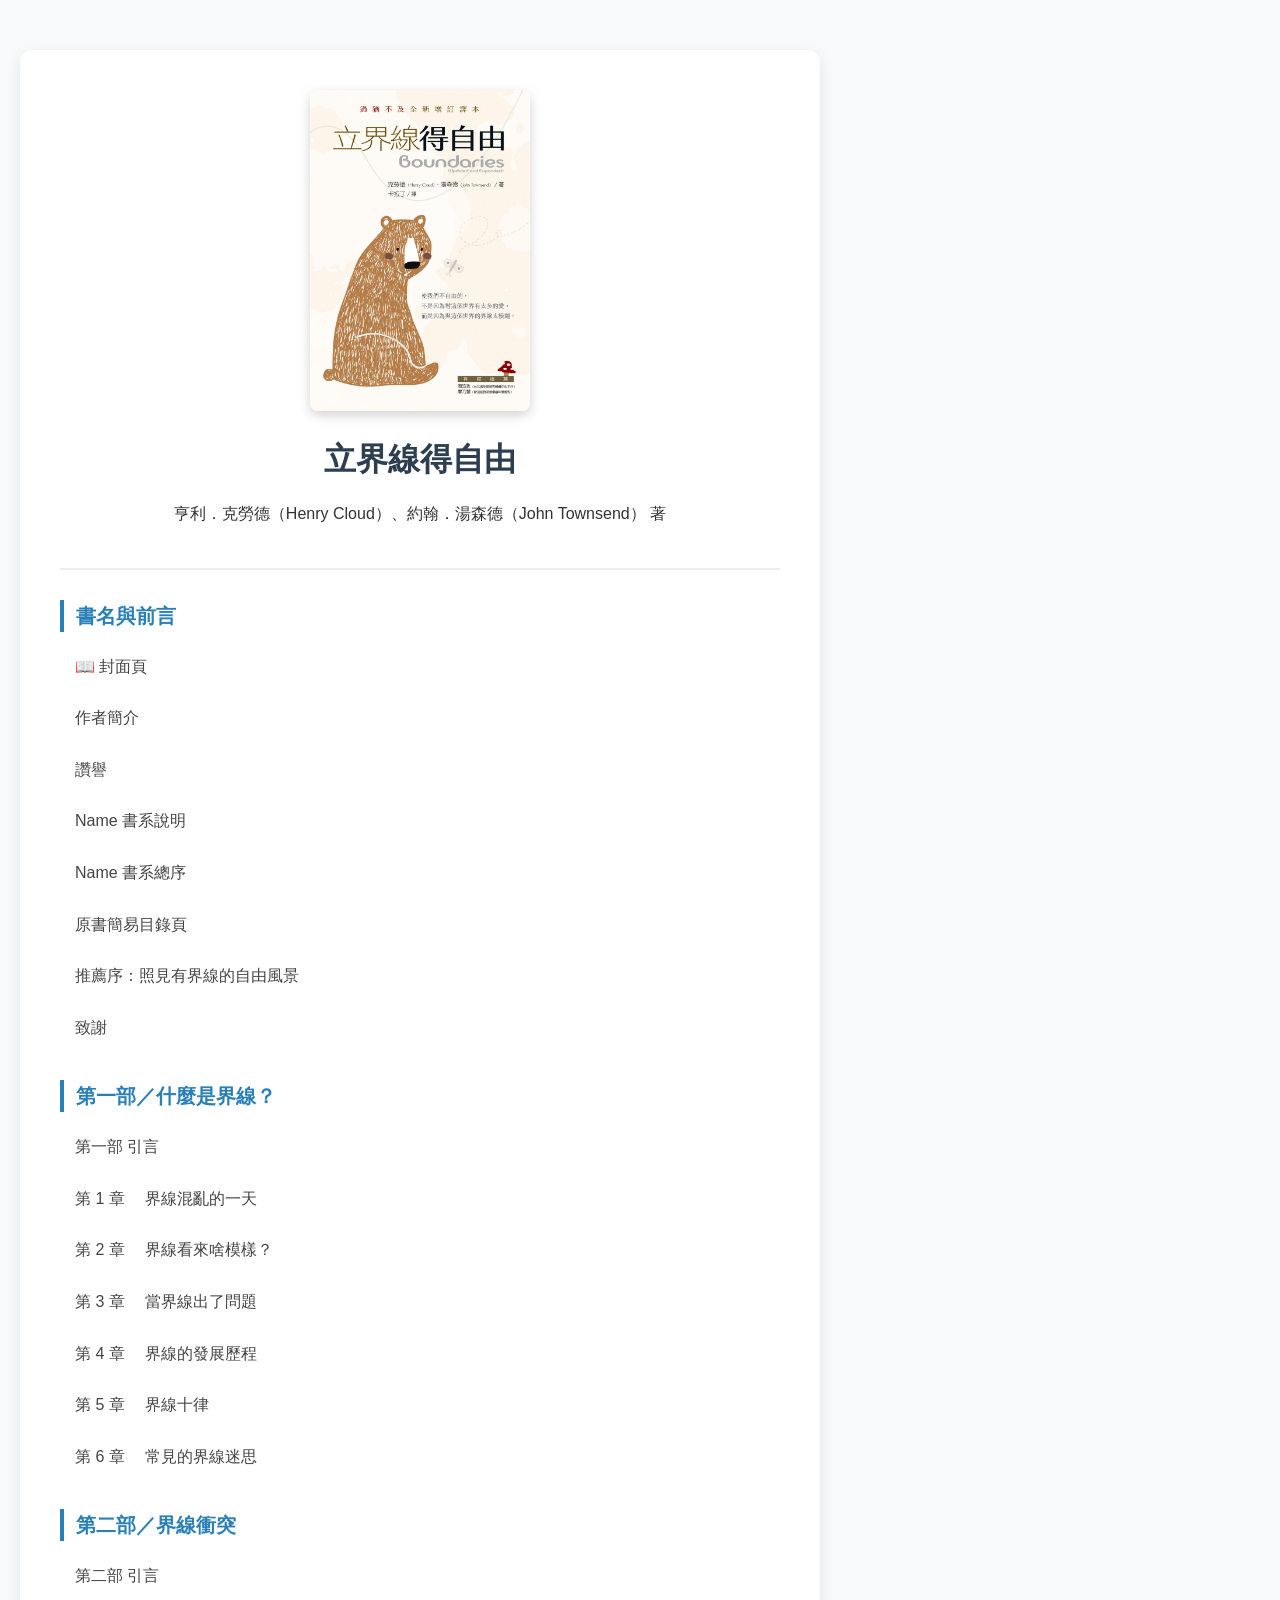
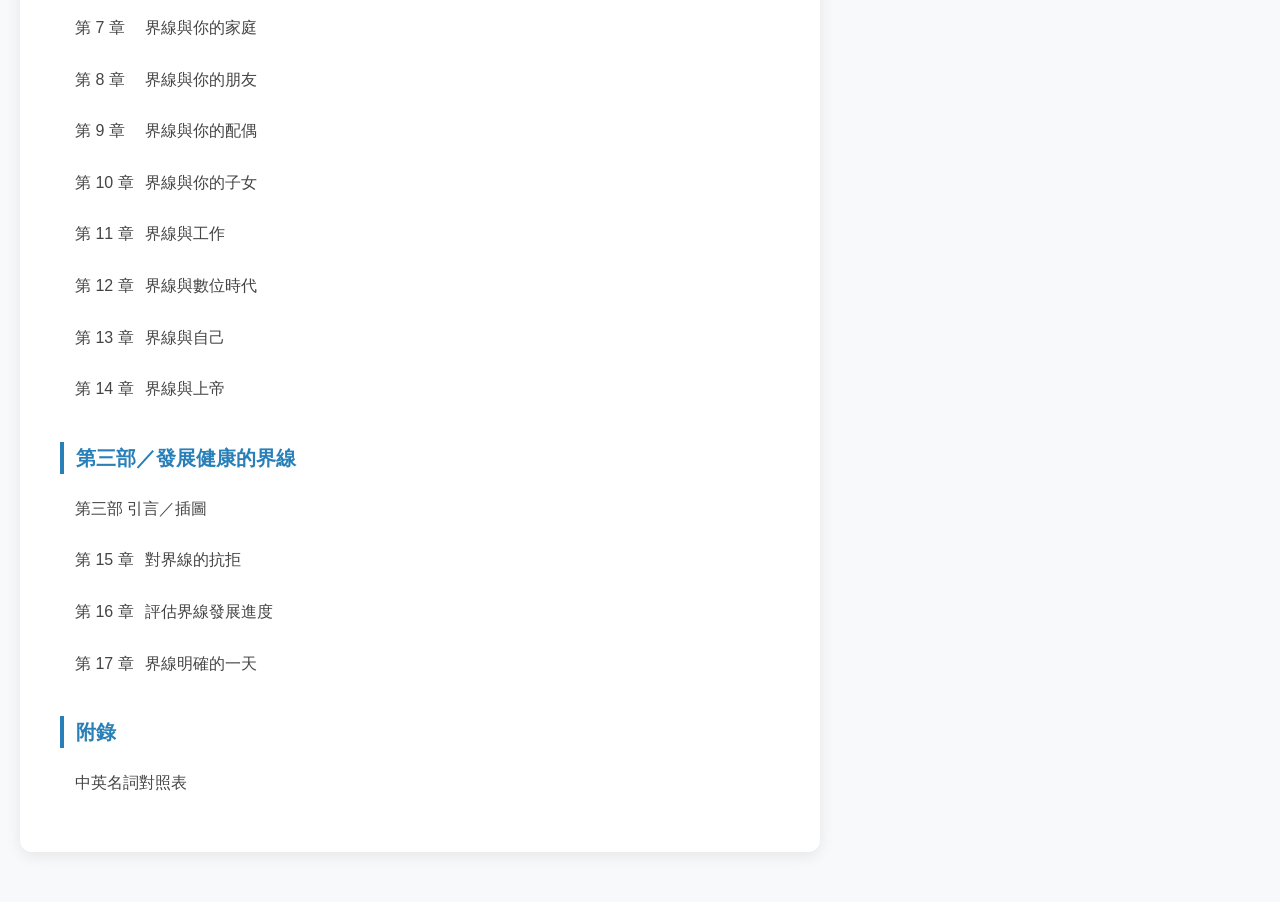
<file: index.html>
<!DOCTYPE html>
<html lang="zh-TW">
<head>
  <meta charset="UTF-8">
  <meta name="viewport" content="width=device-width, initial-scale=1.0">
  <title>立界線得自由 - 線上電子書目錄</title>
  <link rel="stylesheet" type="text/css" href="stylesheet.css"/>
  <link rel="stylesheet" type="text/css" href="page_styles.css"/>
  <style>
    :root {
      --primary-color: #2c3e50;
      --accent-color: #2980b9;
      --bg-color: #f8f9fa;
      --card-bg: #ffffff;
    }
    body {
      font-family: -apple-system, BlinkMacSystemFont, "Segoe UI", Roboto, "Helvetica Neue", Arial, "Noto Sans TC", sans-serif;
      background-color: var(--bg-color);
      color: #333;
      margin: 0;
      padding: 20px;
      line-height: 1.6;
    }
    .container {
      max-width: 800px;
      margin: 30px auto;
      background: var(--card-bg);
      padding: 40px;
      border-radius: 12px;
      box-shadow: 0 4px 15px rgba(0,0,0,0.08);
    }
    .header {
      text-align: center;
      border-bottom: 2px solid #eee;
      padding-bottom: 25px;
      margin-bottom: 30px;
    }
    .header h1 {
      color: var(--primary-color);
      margin-top: 15px;
      margin-bottom: 8px;
      font-size: 2rem;
    }
    .cover-img {
      max-width: 220px;
      border-radius: 8px;
      box-shadow: 0 4px 12px rgba(0,0,0,0.18);
    }
    .section-title {
      font-weight: bold;
      font-size: 1.25rem;
      color: var(--accent-color);
      margin-top: 30px;
      margin-bottom: 12px;
      padding-left: 12px;
      border-left: 4px solid var(--accent-color);
    }
    ul.toc-list {
      list-style: none;
      padding: 0;
      margin: 0;
    }
    ul.toc-list li {
      margin-bottom: 6px;
    }
    ul.toc-list a {
      display: block;
      padding: 10px 15px;
      color: #444;
      text-decoration: none;
      border-radius: 6px;
      transition: background-color 0.2s, color 0.2s;
    }
    ul.toc-list a:hover {
      background-color: #eef6fc;
      color: var(--accent-color);
    }
    .chapter-num {
      font-weight: 500;
      display: inline-block;
      min-width: 70px;
    }
  </style>
</head>
<body>

<div class="container">
  <div class="header">
    <img src="cover.jpeg" alt="立界線得自由 封面" class="cover-img">
    <h1>立界線得自由</h1>
    <p>亨利．克勞德（Henry Cloud）、約翰．湯森德（John Townsend） 著</p>
  </div>

  <div class="section-title">書名與前言</div>
  <ul class="toc-list">
    <li><a href="titlepage.xhtml">📖 封面頁</a></li>
    <li><a href="OEBPS/A.xhtml#_idParaDest-1">作者簡介</a></li>
    <li><a href="OEBPS/A-3.xhtml#_idParaDest-2">讚譽</a></li>
    <li><a href="OEBPS/A-1.xhtml">Name 書系說明</a></li>
    <li><a href="OEBPS/A-2.xhtml">Name 書系總序</a></li>
    <li><a href="OEBPS/QQQA-7.xhtml#_idParaDest-4">原書簡易目錄頁</a></li>
    <li><a href="OEBPS/A-8.xhtml#_idParaDest-5">推薦序：照見有界線的自由風景</a></li>
    <li><a href="OEBPS/A-9.xhtml#_idParaDest-6">致謝</a></li>
  </ul>

  <div class="section-title">第一部／什麼是界線？</div>
  <ul class="toc-list">
    <li><a href="OEBPS/A-10.xhtml#_idParaDest-7">第一部 引言</a></li>
    <li><a href="OEBPS/A-11.xhtml#_idParaDest-8"><span class="chapter-num">第 1 章</span>界線混亂的一天</a></li>
    <li><a href="OEBPS/A-12.xhtml#_idParaDest-9"><span class="chapter-num">第 2 章</span>界線看來啥模樣？</a></li>
    <li><a href="OEBPS/A-13.xhtml#_idParaDest-10"><span class="chapter-num">第 3 章</span>當界線出了問題</a></li>
    <li><a href="OEBPS/A-14.xhtml#_idParaDest-11"><span class="chapter-num">第 4 章</span>界線的發展歷程</a></li>
    <li><a href="OEBPS/A-15.xhtml#_idParaDest-12"><span class="chapter-num">第 5 章</span>界線十律</a></li>
    <li><a href="OEBPS/A-16.xhtml#_idParaDest-13"><span class="chapter-num">第 6 章</span>常見的界線迷思</a></li>
  </ul>

  <div class="section-title">第二部／界線衝突</div>
  <ul class="toc-list">
    <li><a href="OEBPS/A-17.xhtml#_idParaDest-14">第二部 引言</a></li>
    <li><a href="OEBPS/A-18.xhtml#_idParaDest-15"><span class="chapter-num">第 7 章</span>界線與你的家庭</a></li>
    <li><a href="OEBPS/A-19.xhtml#_idParaDest-16"><span class="chapter-num">第 8 章</span>界線與你的朋友</a></li>
    <li><a href="OEBPS/A-20.xhtml#_idParaDest-17"><span class="chapter-num">第 9 章</span>界線與你的配偶</a></li>
    <li><a href="OEBPS/A-21.xhtml#_idParaDest-18"><span class="chapter-num">第 10 章</span>界線與你的子女</a></li>
    <li><a href="OEBPS/A-22.xhtml#_idParaDest-19"><span class="chapter-num">第 11 章</span>界線與工作</a></li>
    <li><a href="OEBPS/A-23.xhtml#_idParaDest-20"><span class="chapter-num">第 12 章</span>界線與數位時代</a></li>
    <li><a href="OEBPS/A-24.xhtml#_idParaDest-21"><span class="chapter-num">第 13 章</span>界線與自己</a></li>
    <li><a href="OEBPS/A-25.xhtml#_idParaDest-22"><span class="chapter-num">第 14 章</span>界線與上帝</a></li>
  </ul>

  <div class="section-title">第三部／發展健康的界線</div>
  <ul class="toc-list">
    <li><a href="OEBPS/Section0001.xhtml#_idParaDest-23">第三部 引言／插圖</a></li>
    <li><a href="OEBPS/A-26.xhtml#_idParaDest-24"><span class="chapter-num">第 15 章</span>對界線的抗拒</a></li>
    <li><a href="OEBPS/A-27.xhtml#_idParaDest-25"><span class="chapter-num">第 16 章</span>評估界線發展進度</a></li>
    <li><a href="OEBPS/A-28.xhtml#_idParaDest-26"><span class="chapter-num">第 17 章</span>界線明確的一天</a></li>
  </ul>

  <div class="section-title">附錄</div>
  <ul class="toc-list">
    <li><a href="OEBPS/A-29.xhtml">中英名詞對照表</a></li>
  </ul>
</div>

</body>
</html>
</file>
<file: stylesheet.css>
/* 網頁版瀏覽器基礎閱讀優化 */
html {
  box-sizing: border-box;
}

body {
  max-width: 800px;             /* 限制電腦大螢幕上的最大閱讀寬度，避免文字排過長 */
  margin: 0 auto;               /* 頁面居中 */
  padding: 20px 15px;           /* 留出適當的手機邊距 */
  font-family: -apple-system, BlinkMacSystemFont, "Segoe UI", Roboto, "Helvetica Neue", "PingFang TC", "Microsoft JhengHei", sans-serif;
  line-height: 1.8;             /* 提高網頁閱讀舒適度 */
  color: #222222;
  background-color: #ffffff;
}

/* 確保楷體（主角內心獨白）能在 Windows / Mac / iOS / Android 瀏覽器正確顯示 */
.kai, .name-kai, .work-kai, .text-fang-song {
  color: #347216;
  font-family: "Kaiti TC", "DFKai-SB", BiauKai, "STKaiti", kai, serif;
}

/* 橫排模式下清空縱東橫西樣式，避免部分瀏覽器解析數字時字距異常 */
.turn {
  -epub-text-combine: none;
}
._idgendropcap {
  color: #9fa0a0;
  float: left;
  font-size: 2em;
  line-height: 1.6;
  margin-bottom: -0.262em;
  margin-right: 0.05em;
  margin-top: 0.003em;
}
._idgendropcap1 {
  float: left;
  font-size: 2em;
  line-height: 1.6;
  margin-bottom: -0.262em;
  margin-right: 0.05em;
  margin-top: 0.003em;
}
._idgenobjectattribute {
  height: auto;
  max-width: 100%;
  width: 100%;
}
._idgenobjectattribute1 {
  height: auto;
  width: 15%;
}
._idgenobjectstyleoverride {
  border-bottom-width: 0;
  border-left-width: 0;
  border-right-width: 0;
  border-top-width: 0;
  display: block;
  margin: 0;
  padding: 0;
}
.aurther {
  -epub-text-align-last: left;
  border-bottom-width: 0;
  border-left-width: 0;
  border-right-width: 0;
  border-top-width: 0;
  color: #4c4948;
  display: block;
  font-family: sans-serif;
  font-size: 1.29167em;
  font-style: normal;
  font-variant: normal;
  font-weight: normal;
  line-height: 1.6;
  orphans: 1;
  page-break-after: auto;
  page-break-before: auto;
  text-align: justify;
  text-decoration: none;
  text-indent: 0;
  text-transform: none;
  widows: 1;
  margin: 0;
  padding: 0;
}
.biao {
  border-collapse: collapse;
  border-spacing: 2px;
  display: table;
  margin-bottom: 0;
  margin-top: 0;
  text-indent: 0;
  border: #000 solid 1px;
}
.biao1 {
  display: table-row;
  page-break-after: auto;
  page-break-before: auto;
  vertical-align: inherit;
}
.biao2 {
  background-color: #e6e6e6;
  display: table-cell;
  text-align: inherit;
  vertical-align: middle;
  padding: 6px 3px;
  border: #000 solid 1px;
}
.biao3 {
  display: table-cell;
  text-align: inherit;
  vertical-align: middle;
  padding: 6px 3px;
  border: #000 solid 1px;
}
.biao4 {
  background-color: #e6e6e6;
  display: table-cell;
  text-align: inherit;
  vertical-align: middle;
  padding: 9px 3px;
  border: #000 solid 1px;
}
.biao5 {
  display: table-cell;
  text-align: inherit;
  vertical-align: middle;
  padding: 9px 3px;
  border: #000 solid 1px;
}
.big-text {
  -epub-text-align-last: left;
  border-bottom-width: 0;
  border-left-width: 0;
  border-right-width: 0;
  border-top-width: 0;
  display: block;
  font-family: serif;
  font-size: 1em;
  font-style: normal;
  font-variant: normal;
  font-weight: normal;
  line-height: 1.6;
  orphans: 1;
  page-break-after: auto;
  page-break-before: auto;
  text-align: justify;
  text-decoration: none;
  text-indent: 0;
  text-transform: none;
  widows: 1;
  margin: 0;
  padding: 0;
}
.box-title {
  border-bottom-width: 0;
  border-left-width: 0;
  border-right-width: 0;
  border-top-width: 0;
  display: block;
  font-family: serif;
  font-size: 1em;
  font-style: normal;
  font-variant: normal;
  font-weight: bold;
  line-height: 1.6;
  orphans: 1;
  page-break-after: auto;
  page-break-before: auto;
  text-align: left;
  text-decoration: none;
  text-indent: 0;
  text-transform: none;
  widows: 1;
  margin: 0;
  padding: 0;
}
.calibre {
  -epub-hyphens: auto;
  border-bottom-width: 0;
  border-left-width: 0;
  border-right-width: 0;
  border-top-width: 0;
  display: block;
  font-size: 1em;
  margin: 0 5pt;
  padding: 0;
}
.calibre1 {
  color: inherit;
  text-decoration: none;
}
.calibre2 {
  color: gray;
  display: block;
  height: 2px;
  margin: 0.5em auto;
  border: currentColor inset 1px;
}
.calibre3 {
  display: block;
  list-style-type: disc;
  margin-bottom: 1em;
  margin-right: 0;
  margin-top: 1em;
}
.calibre4 {
  display: table-column-group;
}
.calibre5 {
  display: table-column;
}
.calibre6 {
  display: table-row-group;
  vertical-align: middle;
}
.calibre7 {
  display: block;
  font-size: 1em;
  padding-left: 0;
  padding-right: 0;
  margin: 0 5pt;
}
.calibre8 {
  display: block;
  font-size: 2em;
  font-weight: bold;
  line-height: 1.2;
  margin: 0.67em 0;
}
.calibre9 {
  display: block;
  list-style-type: decimal;
  margin: 1em 0;
}
.calibre10 {
  display: list-item;
}
.calibre11 {
  display: block;
  list-style-type: decimal;
  margin: 0;
}
.charoverride {
  color: #684900;
  font-family: sans-serif;
  font-size: 1em;
  font-style: normal;
  font-weight: bold;
}
.charoverride1 {
  font-family: sans-serif;
  font-size: 1em;
  font-style: normal;
  font-weight: bold;
}
.charoverride2 {
  font-family: serif;
  font-size: 1em;
  font-style: normal;
  font-weight: bold;
}
.charoverride3 {
  color: #727171;
  font-family: serif;
  font-style: normal;
  font-weight: normal;
}
.charoverride4 {
  color: #c1c2c2;
  font-family: serif;
  font-style: normal;
  font-weight: normal;
}
.charoverride5 {
  color: #c9caca;
  font-family: serif;
  font-style: normal;
  font-weight: normal;
}
.charoverride6 {
  color: #5e5d5c;
  font-family: serif;
  font-style: normal;
  font-weight: normal;
}
.charoverride7 {
  color: #c7c8c8;
  font-family: serif;
  font-style: normal;
  font-weight: normal;
}
.charoverride8 {
  color: #4c4948;
  font-family: serif;
  font-style: normal;
  font-weight: bold;
}
.charoverride9 {
  color: #a2a2a2;
  font-family: serif;
  font-style: normal;
  font-weight: bold;
}
.charoverride10 {
  font-style: normal;
  font-weight: normal;
}
.charoverride11 {
  font-family: serif;
  font-size: 1em;
  font-style: normal;
  font-weight: normal;
}
.con {
  font-family: sans-serif;
  font-size: 1em;
  font-style: normal;
  font-weight: normal;
}
.con-one {
  -epub-text-align-last: left;
  border-bottom-width: 0;
  border-left-width: 0;
  border-right-width: 0;
  border-top-width: 0;
  display: block;
  font-family: serif;
  font-size: 1.29167em;
  font-style: normal;
  font-variant: normal;
  font-weight: bold;
  line-height: 1.6;
  orphans: 1;
  page-break-after: auto;
  page-break-before: auto;
  text-align: justify;
  text-decoration: none;
  text-indent: 0;
  text-transform: none;
  widows: 1;
  margin: 0;
  padding: 0;
}
.con-one1 {
  color: #9fa0a0;
  font-family: serif;
  font-size: 1em;
  font-style: normal;
  font-weight: bold;
}
.con-title {
  border-bottom-width: 0;
  border-left-width: 0;
  border-right-width: 0;
  border-top-width: 0;
  display: block;
  font-family: sans-serif;
  font-size: 1.1em;
  font-style: normal;
  font-variant: normal;
  font-weight: bold;
  line-height: 1.6;
  orphans: 1;
  text-align: left;
  margin-top: 1.8em;            /* 使用 CSS 控制頂部間距，取代 HTML 空段落 */
  margin-bottom: 0.6em;
  padding: 0;
}
.con-two {
  -epub-text-align-last: left;
  border-bottom-width: 0;
  border-left-width: 0;
  border-right-width: 0;
  border-top-width: 0;
  color: #9fa0a0;
  display: block;
  font-family: sans-serif;
  font-size: 1em;
  font-style: normal;
  font-variant: normal;
  font-weight: bold;
  line-height: 1.6;
  orphans: 1;
  page-break-after: auto;
  page-break-before: auto;
  text-align: justify;
  text-decoration: none;
  text-indent: 0;
  text-transform: none;
  widows: 1;
  margin: 0;
  padding: 0;
}
.con-two1 {
  -epub-text-align-last: left;
  border-bottom-width: 0;
  border-left-width: 0;
  border-right-width: 0;
  border-top-width: 0;
  color: #9fa0a0;
  display: block;
  font-family: sans-serif;
  font-size: 1em;
  font-style: normal;
  font-variant: normal;
  font-weight: bold;
  line-height: 1.6;
  orphans: 1;
  page-break-after: auto;
  page-break-before: auto;
  text-align: justify;
  text-decoration: none;
  text-indent: 1.1em;
  text-transform: none;
  widows: 1;
  margin: 0;
  padding: 0;
}
.copybooktitle {
  border-bottom-width: 0;
  border-left-width: 0;
  border-right-width: 0;
  border-top-width: 0;
  display: block;
  font-family: serif;
  font-size: 1.3em;
  font-style: normal;
  font-variant: normal;
  font-weight: bold;
  line-height: 1.6;
  orphans: 1;
  text-align: left;
  margin-top: 2.2em;            /* 使用 CSS 控制頂部間距，取代 HTML 空段落 */
  margin-bottom: 0.8em;
  padding: 0;
}
.copytext {
  border-bottom-width: 0;
  border-left-width: 0;
  border-right-width: 0;
  border-top-width: 0;
  display: block;
  font-family: sans-serif;
  font-size: 0.83333em;
  font-style: normal;
  font-variant: normal;
  font-weight: 300;
  line-height: 1.5;
  orphans: 1;
  page-break-after: auto;
  page-break-before: auto;
  text-align: left;
  text-decoration: none;
  text-indent: 0;
  text-transform: none;
  widows: 1;
  margin: 0;
  padding: 0;
}
.ex-text {
  -epub-text-align-last: left;
  border-bottom-width: 0;
  border-left-width: 0;
  border-right-width: 0;
  border-top-width: 0;
  display: block;
  font-family: serif;
  font-size: 0.83333em;
  font-style: normal;
  font-variant: normal;
  font-weight: normal;
  line-height: 1.5;
  orphans: 1;
  page-break-after: auto;
  page-break-before: auto;
  text-align: justify;
  text-decoration: none;
  text-indent: 0;
  text-transform: none;
  widows: 1;
  margin: 0;
  padding: 0;
}
.first-big-one {
  color: #727171;
}
.first-big-one1 {
  color: #727171;
  font-size: 1em;
}
.form-titlte {
  -epub-text-align-last: left;
  border-bottom-width: 0;
  border-left-width: 0;
  border-right-width: 0;
  border-top-width: 0;
  display: block;
  font-family: sans-serif;
  font-size: 0.83333em;
  font-style: normal;
  font-variant: normal;
  font-weight: bold;
  line-height: 1.5;
  orphans: 1;
  page-break-after: auto;
  page-break-before: auto;
  text-align: center;
  text-decoration: none;
  text-indent: 0;
  text-transform: none;
  widows: 1;
  margin: 0;
  padding: 0;
}
.from {
  -epub-text-align-last: left;
  border-bottom-width: 0;
  border-left-width: 0;
  border-right-width: 0;
  border-top-width: 0;
  display: block;
  font-family: sans-serif;
  font-size: 0.83333em;
  font-style: normal;
  font-variant: normal;
  font-weight: normal;
  line-height: 1.5;
  orphans: 1;
  page-break-after: auto;
  page-break-before: auto;
  text-align: center;
  text-decoration: none;
  text-indent: 0;
  text-transform: none;
  widows: 1;
  margin: 0;
  padding: 0;
}
.from1 {
  -epub-text-align-last: left;
  border-bottom-width: 0;
  border-left-width: 0;
  border-right-width: 0;
  border-top-width: 0;
  display: block;
  font-family: sans-serif;
  font-size: 0.83333em;
  font-style: normal;
  font-variant: normal;
  font-weight: normal;
  line-height: 1.5;
  orphans: 1;
  page-break-after: auto;
  page-break-before: auto;
  text-align: justify;
  text-decoration: none;
  text-indent: 0;
  text-transform: none;
  widows: 1;
  margin: 0;
  padding: 0;
}
.from2 {
  -epub-text-align-last: left;
  border-bottom-width: 0;
  border-left-width: 0;
  border-right-width: 0;
  border-top-width: 0;
  display: block;
  font-family: sans-serif;
  font-size: 0.83333em;
  font-style: normal;
  font-variant: normal;
  font-weight: normal;
  line-height: 1.5;
  orphans: 1;
  page-break-after: auto;
  page-break-before: auto;
  text-align: left;
  text-decoration: none;
  text-indent: 0;
  text-transform: none;
  widows: 1;
  margin: 0;
  padding: 0;
}
.h {
  -epub-text-align-last: center;
  border-bottom-width: 0;
  border-left-width: 0;
  border-right-width: 0;
  border-top-width: 0;
  color: #727171;
  display: block;
  font-family: serif;
  font-size: 1em;
  font-style: normal;
  font-variant: normal;
  font-weight: bold;
  line-height: 1.6;
  orphans: 1;
  page-break-after: auto;
  page-break-before: auto;
  text-align: center;
  text-decoration: underline;
  text-indent: 0;
  text-transform: none;
  widows: 1;
  margin: 0;
  padding: 0;
}
.h1 {
  border-bottom-width: 0;
  border-left-width: 0;
  border-right-width: 0;
  border-top-width: 0;
  color: #898989;
  display: block;
  font-family: sans-serif;
  font-size: 1em;
  font-style: normal;
  font-variant: normal;
  font-weight: normal;
  line-height: 1.6;
  orphans: 1;
  page-break-after: auto;
  page-break-before: auto;
  text-align: center;
  text-decoration: none;
  text-indent: 0;
  text-transform: none;
  widows: 1;
  margin: 0;
  padding: 0;
}
.h1-none {
  -epub-hyphens: none;
  border-bottom-width: 0;
  border-left-width: 0;
  border-right-width: 0;
  border-top-width: 0;
  display: block;
  font-family: serif;
  font-size: 2em;
  font-style: normal;
  font-variant: normal;
  font-weight: 300;
  line-height: 1.2;
  orphans: 1;
  page-break-after: auto;
  page-break-before: auto;
  text-align: left;
  text-decoration: none;
  text-indent: 0;
  text-transform: none;
  widows: 1;
  margin: 0;
  padding: 0;
}
.h2-math {
  -epub-text-combine: horizontal;
  font-family: serif;
  font-size: 1.83333em;
  font-style: normal;
  font-weight: bold;
  line-height: 1.2;
}
.h2-name {
  border-bottom-width: 0;
  border-left-width: 0;
  border-right-width: 0;
  border-top-width: 0;
  display: block;
  font-family: sans-serif;
  font-size: 1.29167em;
  font-style: normal;
  font-variant: normal;
  font-weight: normal;
  line-height: 1.6;
  orphans: 1;
  page-break-after: auto;
  page-break-before: auto;
  text-align: center;
  text-decoration: none;
  text-indent: 0;
  text-transform: none;
  widows: 1;
  margin: 0;
  padding: 0;
}
.img {
  -epub-hyphens: none;
  border-bottom-width: 0;
  border-left-width: 0;
  border-right-width: 0;
  border-top-width: 0;
  display: block;
  font-family: serif;
  font-size: 1em;
  font-style: normal;
  font-variant: normal;
  font-weight: 300;
  line-height: 1.6;
  orphans: 1;
  page-break-after: auto;
  page-break-before: auto;
  text-align: center;
  text-decoration: none;
  text-indent: 0;
  text-transform: none;
  widows: 1;
  margin: 0;
  padding: 0;
}
.italic {
  font-family: serif;
  font-style: italic;
  font-weight: normal;
}
.italic1 {
  font-family: serif;
  font-style: italic;
  font-weight: bold;
}
.kai {
  color: #347216;
  font-family: kai, DFKai-sb, cursive, serif;
  font-size: 1em;
  font-style: normal;
  font-weight: normal;
}
.kai-one {
  color: #347216;
  font-family: kai, DFKai-sb, cursive, serif;
  font-size: 1em;
  font-style: normal;
  font-weight: bold;
}
.line {
  border-bottom-width: 0;
  border-left-width: 0;
  border-right-width: 0;
  border-top-width: 0;
  display: block;
  font-family: serif;
  font-size: 1em;
  font-style: normal;
  font-variant: normal;
  font-weight: normal;
  line-height: 1.6;
  orphans: 1;
  page-break-after: auto;
  page-break-before: auto;
  text-align: center;
  text-decoration: none;
  text-indent: 0;
  text-transform: none;
  widows: 1;
  margin: 0;
  padding: 0;
}
.line1 {
  text-decoration: underline;
}
.ltalic-chinese-bold {
  font-family: serif;
  font-style: normal;
  font-weight: bold;
}
.math-up {
  color: #007aff;
  font-family: serif;
  font-size: 0.625em;
  font-style: normal;
  font-weight: bold;
  vertical-align: super;
}
.name-kai {
  border-bottom-width: 0;
  border-left-width: 0;
  border-right-width: 0;
  border-top-width: 0;
  color: #347216;
  display: block;
  font-family: kai, DFKai-sb, cursive, serif;
  font-size: 1.29167em;
  font-style: normal;
  font-variant: normal;
  font-weight: bold;
  line-height: 1.6;
  orphans: 1;
  page-break-after: auto;
  page-break-before: auto;
  text-align: right;
  text-decoration: none;
  text-indent: 2em;
  text-transform: none;
  widows: 1;
  margin: 0;
  padding: 0;
}
.paraoverride {
  border-bottom-width: 0;
  border-left-width: 0;
  border-right-width: 0;
  border-top-width: 0;
  display: block;
  text-align: center;
  margin: 0;
  padding: 0;
}
.paraoverride1 {
  -epub-text-align-last: center;
  border-bottom-width: 0;
  border-left-width: 0;
  border-right-width: 0;
  border-top-width: 0;
  display: block;
  text-align: justify;
  margin: 0;
  padding: 0;
}
.point-text {
  -epub-text-align-last: left;
  display: list-item;
  font-family: serif;
  font-size: 1em;
  font-style: normal;
  font-variant: normal;
  font-weight: normal;
  line-height: 1.6;
  list-style-position: outside;
  list-style-type: disc;
  orphans: 1;
  page-break-after: auto;
  page-break-before: auto;
  text-align: justify;
  text-decoration: none;
  text-indent: 0;
  text-transform: none;
  widows: 1;
  margin: 0;
}
.ppp {
  background-color: #eeefef;
  border-bottom-width: 0;
  border-left-width: 0;
  border-right-width: 0;
  border-top-width: 0;
  display: block;
  max-width: 100%;
  margin: 0;
  padding: 1em;
}
.song {
  font-family: serif;
  font-style: normal;
  font-weight: normal;
}
.text {
  -epub-text-align-last: left;
  border-bottom-width: 0;
  border-left-width: 0;
  border-right-width: 0;
  border-top-width: 0;
  display: block;
  font-family: serif;
  font-size: 1em;
  font-style: normal;
  font-variant: normal;
  font-weight: normal;
  line-height: 1.6;
  orphans: 1;
  page-break-after: auto;
  page-break-before: auto;
  text-align: justify;
  text-decoration: none;
  text-indent: 2em;
  text-transform: none;
  widows: 1;
  margin: 0;
  padding: 0;
}
.text-center {
  border-bottom-width: 0;
  border-left-width: 0;
  border-right-width: 0;
  border-top-width: 0;
  display: block;
  font-family: sans-serif;
  font-size: 1em;
  font-style: normal;
  font-variant: normal;
  font-weight: normal;
  line-height: 1.6;
  orphans: 1;
  page-break-after: auto;
  page-break-before: auto;
  text-align: center;
  text-decoration: none;
  text-indent: 0;
  text-transform: none;
  widows: 1;
  margin: 0;
  padding: 0;
}
.text-fang-song {
  border-bottom-width: 0;
  border-left-width: 0;
  border-right-width: 0;
  border-top-width: 0;
  color: #347216;
  display: block;
  font-family: kai, DFKai-sb, cursive, serif;
  font-size: 1em;
  font-style: normal;
  font-variant: normal;
  font-weight: normal;
  line-height: 1.6;
  orphans: 1;
  page-break-after: auto;
  page-break-before: auto;
  text-align: center;
  text-decoration: none;
  text-indent: 0;
  text-transform: none;
  widows: 1;
  margin: 0;
  padding: 0;
}
.text-hei {
  -epub-text-align-last: left;
  border-bottom-width: 0;
  border-left-width: 0;
  border-right-width: 0;
  border-top-width: 0;
  display: block;
  font-family: sans-serif;
  font-size: 1em;
  font-style: normal;
  font-variant: normal;
  font-weight: normal;
  line-height: 1.6;
  orphans: 1;
  page-break-after: auto;
  page-break-before: auto;
  text-align: justify;
  text-decoration: none;
  text-indent: 2em;
  text-transform: none;
  widows: 1;
  margin: 0;
  padding: 0;
}
.turn {
  -epub-text-combine: horizontal;
}
.work-kai {
  border-bottom-width: 0;
  border-left-width: 0;
  border-right-width: 0;
  border-top-width: 0;
  color: #347216;
  display: block;
  font-family: kai, DFKai-sb, cursive, serif;
  font-size: 0.83333em;
  font-style: normal;
  font-variant: normal;
  font-weight: bold;
  line-height: 1.5;
  orphans: 1;
  page-break-after: auto;
  page-break-before: auto;
  text-align: right;
  text-decoration: none;
  text-indent: 0;
  text-transform: none;
  widows: 1;
  margin: 0;
  padding: 0;
}
</file>
<file: page_styles.css>
@page {
  margin-bottom: 5pt;
  margin-top: 5pt;
}
</file>
